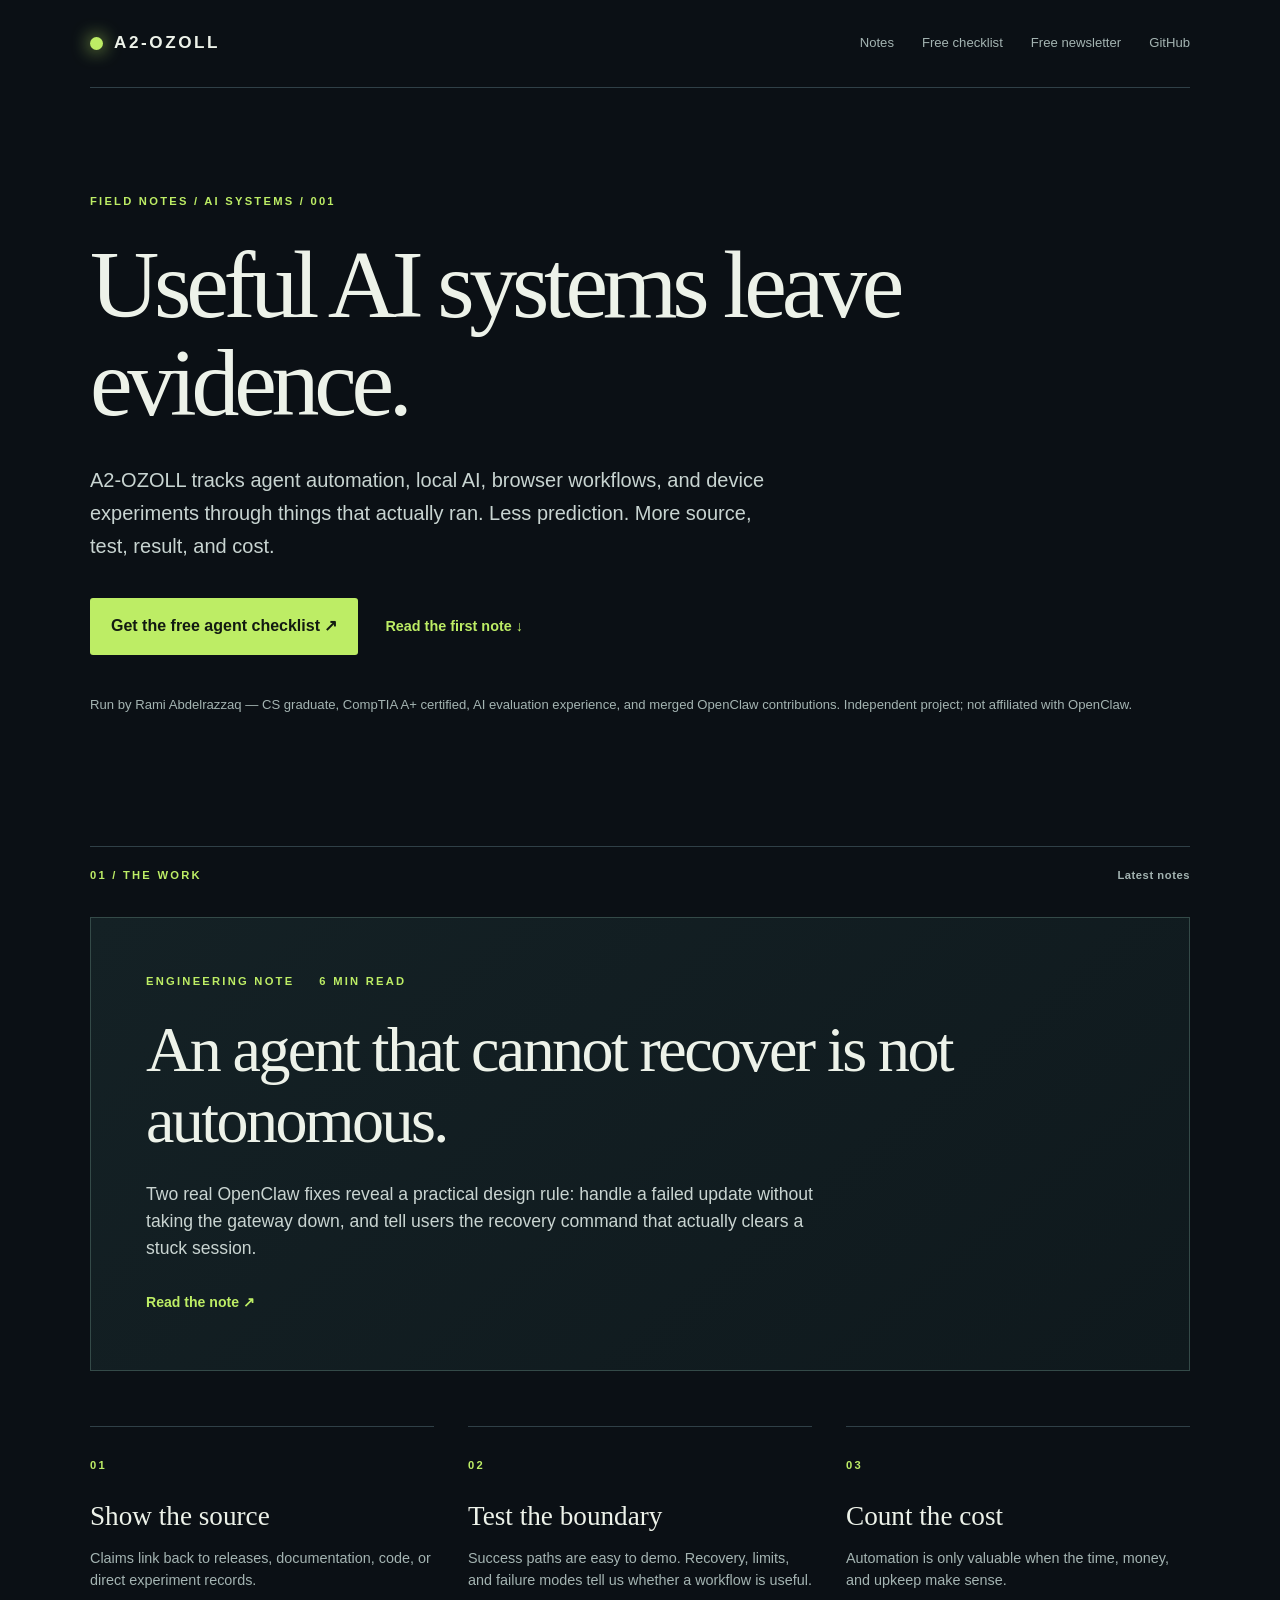
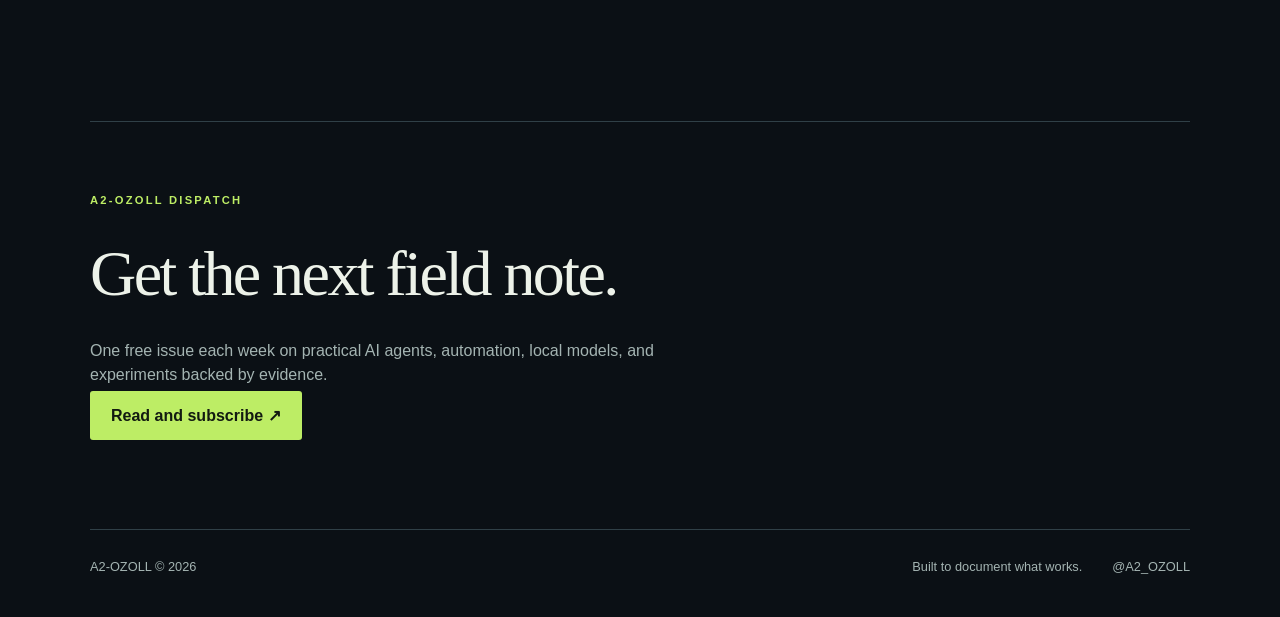
<file: index.html>
<!doctype html>
<html lang="en">
<head>
  <meta charset="utf-8">
  <meta name="viewport" content="width=device-width, initial-scale=1">
  <meta name="description" content="A2-OZOLL documents practical AI agents, automation, failure recovery, and real device experiments. Run by Rami Abdelrazzaq.">
  <title>A2-OZOLL — Field notes on working AI systems</title>
  <link rel="stylesheet" href="style.css">
</head>
<body>
  <header class="wrap masthead">
    <a class="brand" href="./" aria-label="A2-OZOLL home"><span class="signal" aria-hidden="true"></span>A2-OZOLL</a>
    <nav aria-label="Main navigation"><a href="#notes">Notes</a><a href="checklist.html">Free checklist</a><a href="https://a2ozoll.substack.com/">Free newsletter</a><a href="https://github.com/RamiNoodle733">GitHub</a></nav>
  </header>
  <main>
    <section class="hero wrap">
      <p class="eyebrow">FIELD NOTES / AI SYSTEMS / 001</p>
      <h1>Useful AI systems leave evidence.</h1>
      <p class="lead">A2-OZOLL tracks agent automation, local AI, browser workflows, and device experiments through things that actually ran. Less prediction. More source, test, result, and cost.</p>
      <div class="actions"><a class="button" href="checklist.html">Get the free agent checklist <span aria-hidden="true">↗</span></a><a class="quiet" href="#notes">Read the first note ↓</a></div>
      <p class="byline">Run by Rami Abdelrazzaq — CS graduate, CompTIA A+ certified, AI evaluation experience, and merged OpenClaw contributions. Independent project; not affiliated with OpenClaw.</p>
    </section>
    <section class="grid-section wrap" id="notes">
      <div class="section-label"><span>01 / THE WORK</span><span>Latest notes</span></div>
      <article class="feature">
        <div class="feature-meta"><span>ENGINEERING NOTE</span><span>6 MIN READ</span></div>
        <h2><a href="notes/recovery-is-a-feature.html">An agent that cannot recover is not autonomous.</a></h2>
        <p>Two real OpenClaw fixes reveal a practical design rule: handle a failed update without taking the gateway down, and tell users the recovery command that actually clears a stuck session.</p>
        <a class="read-link" href="notes/recovery-is-a-feature.html">Read the note <span aria-hidden="true">↗</span></a>
      </article>
      <div class="principles">
        <div><span class="number">01</span><h3>Show the source</h3><p>Claims link back to releases, documentation, code, or direct experiment records.</p></div>
        <div><span class="number">02</span><h3>Test the boundary</h3><p>Success paths are easy to demo. Recovery, limits, and failure modes tell us whether a workflow is useful.</p></div>
        <div><span class="number">03</span><h3>Count the cost</h3><p>Automation is only valuable when the time, money, and upkeep make sense.</p></div>
      </div>
    </section>
    <section class="closing wrap"><p class="eyebrow">A2-OZOLL DISPATCH</p><h2>Get the next field note.</h2><p>One free issue each week on practical AI agents, automation, local models, and experiments backed by evidence.</p><a class="button" href="https://a2ozoll.substack.com/">Read and subscribe <span aria-hidden="true">↗</span></a></section>
  </main>
  <footer class="wrap"><span>A2-OZOLL © 2026</span><span>Built to document what works.</span><a href="https://x.com/A2_OZOLL">@A2_OZOLL</a></footer>
</body>
</html>
</file>
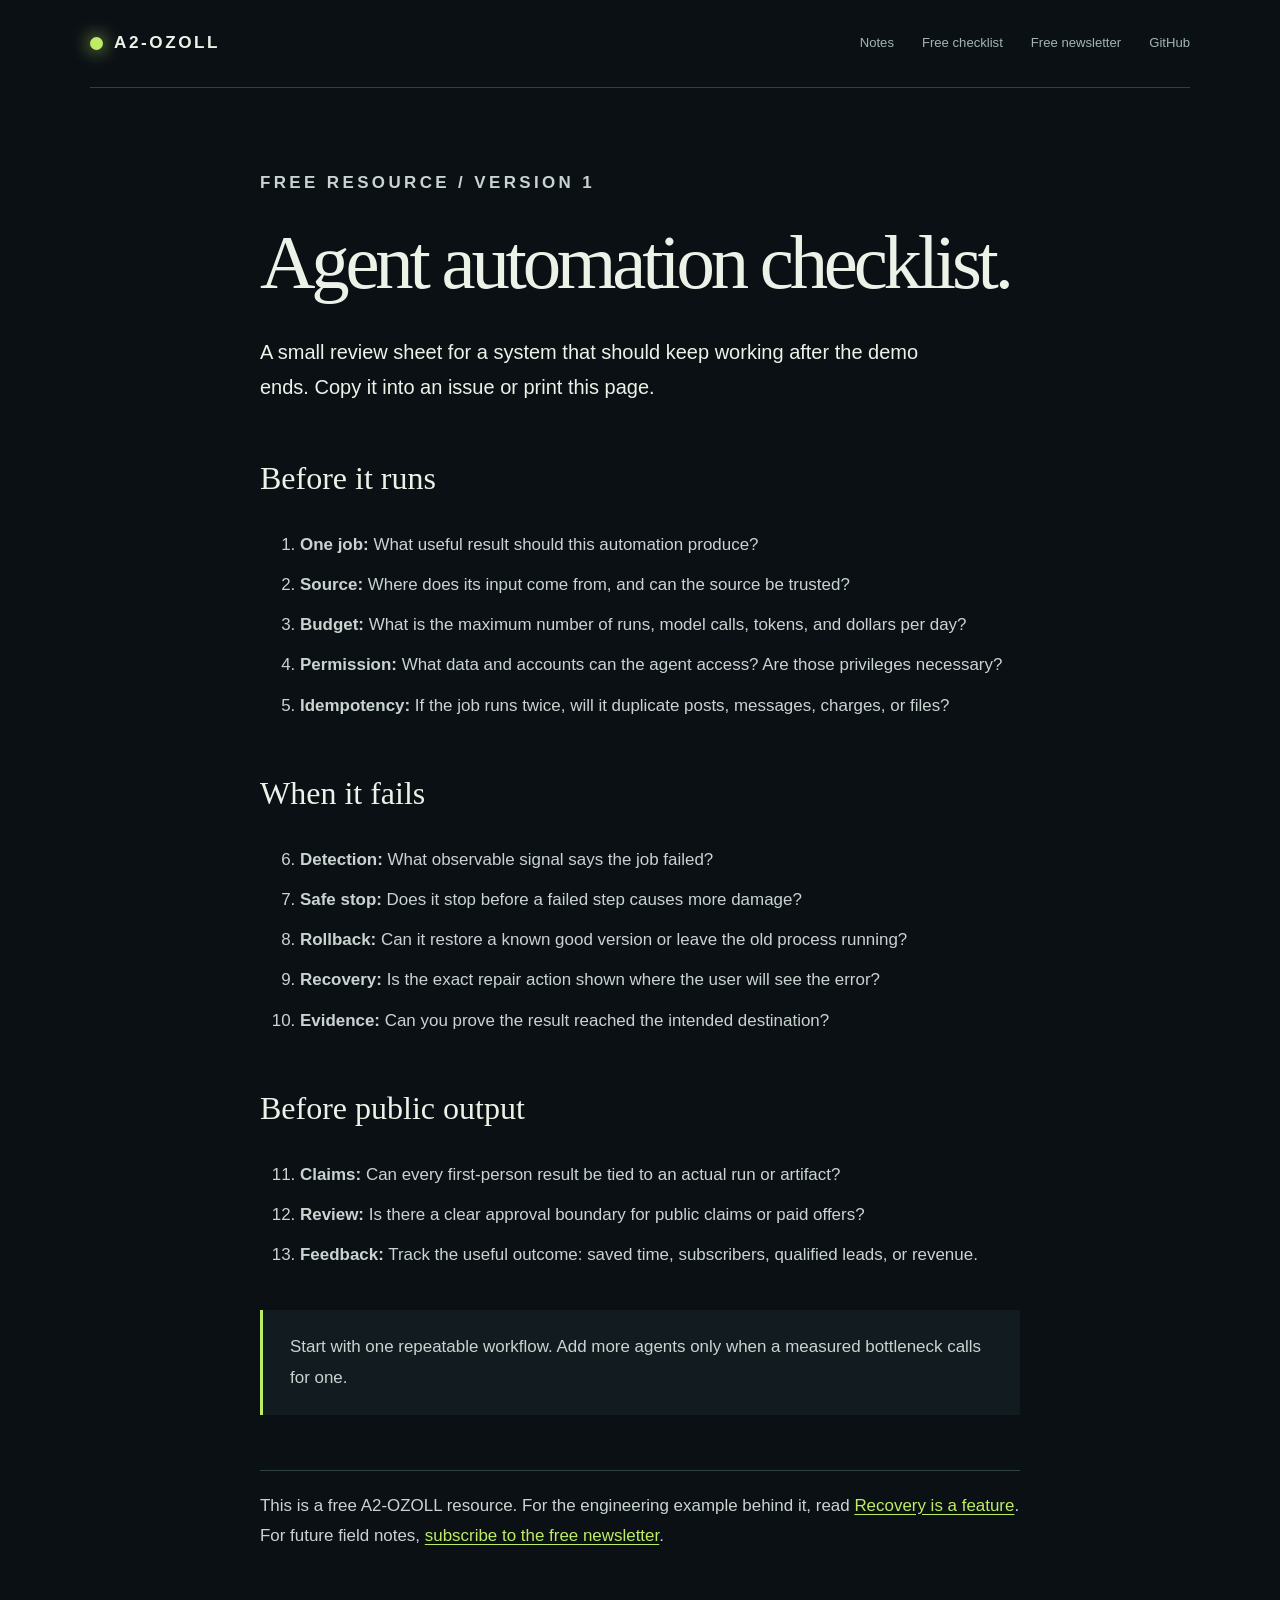
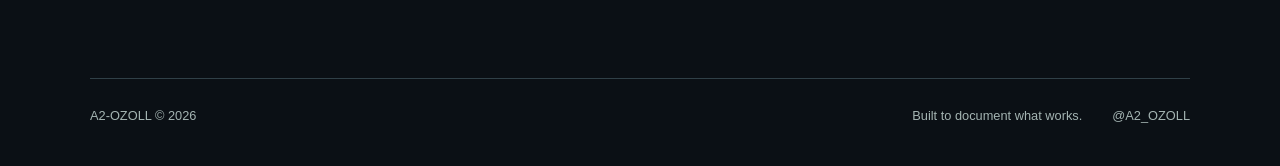
<file: checklist.html>
<!doctype html>
<html lang="en"><head><meta charset="utf-8"><meta name="viewport" content="width=device-width, initial-scale=1"><meta name="description" content="Free checklist for building AI agent automations that survive failures."><title>Agent automation checklist — A2-OZOLL</title><link rel="stylesheet" href="style.css"></head><body>
<header class="wrap masthead"><a class="brand" href="./"><span class="signal" aria-hidden="true"></span>A2-OZOLL</a><nav aria-label="Main navigation"><a href="index.html#notes">Notes</a><a href="checklist.html">Free checklist</a><a href="https://a2ozoll.substack.com/">Free newsletter</a><a href="https://github.com/RamiNoodle733">GitHub</a></nav></header>
<main class="article wrap"><p class="eyebrow">FREE RESOURCE / VERSION 1</p><h1>Agent automation checklist.</h1><p class="lead">A small review sheet for a system that should keep working after the demo ends. Copy it into an issue or print this page.</p>
<h2>Before it runs</h2><ol><li><strong>One job:</strong> What useful result should this automation produce?</li><li><strong>Source:</strong> Where does its input come from, and can the source be trusted?</li><li><strong>Budget:</strong> What is the maximum number of runs, model calls, tokens, and dollars per day?</li><li><strong>Permission:</strong> What data and accounts can the agent access? Are those privileges necessary?</li><li><strong>Idempotency:</strong> If the job runs twice, will it duplicate posts, messages, charges, or files?</li></ol>
<h2>When it fails</h2><ol start="6"><li><strong>Detection:</strong> What observable signal says the job failed?</li><li><strong>Safe stop:</strong> Does it stop before a failed step causes more damage?</li><li><strong>Rollback:</strong> Can it restore a known good version or leave the old process running?</li><li><strong>Recovery:</strong> Is the exact repair action shown where the user will see the error?</li><li><strong>Evidence:</strong> Can you prove the result reached the intended destination?</li></ol>
<h2>Before public output</h2><ol start="11"><li><strong>Claims:</strong> Can every first-person result be tied to an actual run or artifact?</li><li><strong>Review:</strong> Is there a clear approval boundary for public claims or paid offers?</li><li><strong>Feedback:</strong> Track the useful outcome: saved time, subscribers, qualified leads, or revenue.</li></ol>
<div class="callout"><p>Start with one repeatable workflow. Add more agents only when a measured bottleneck calls for one.</p></div><p class="source-note">This is a free A2-OZOLL resource. For the engineering example behind it, read <a href="notes/recovery-is-a-feature.html">Recovery is a feature</a>. For future field notes, <a href="https://a2ozoll.substack.com/">subscribe to the free newsletter</a>.</p></main><footer class="wrap"><span>A2-OZOLL © 2026</span><span>Built to document what works.</span><a href="https://x.com/A2_OZOLL">@A2_OZOLL</a></footer></body></html>
</file>
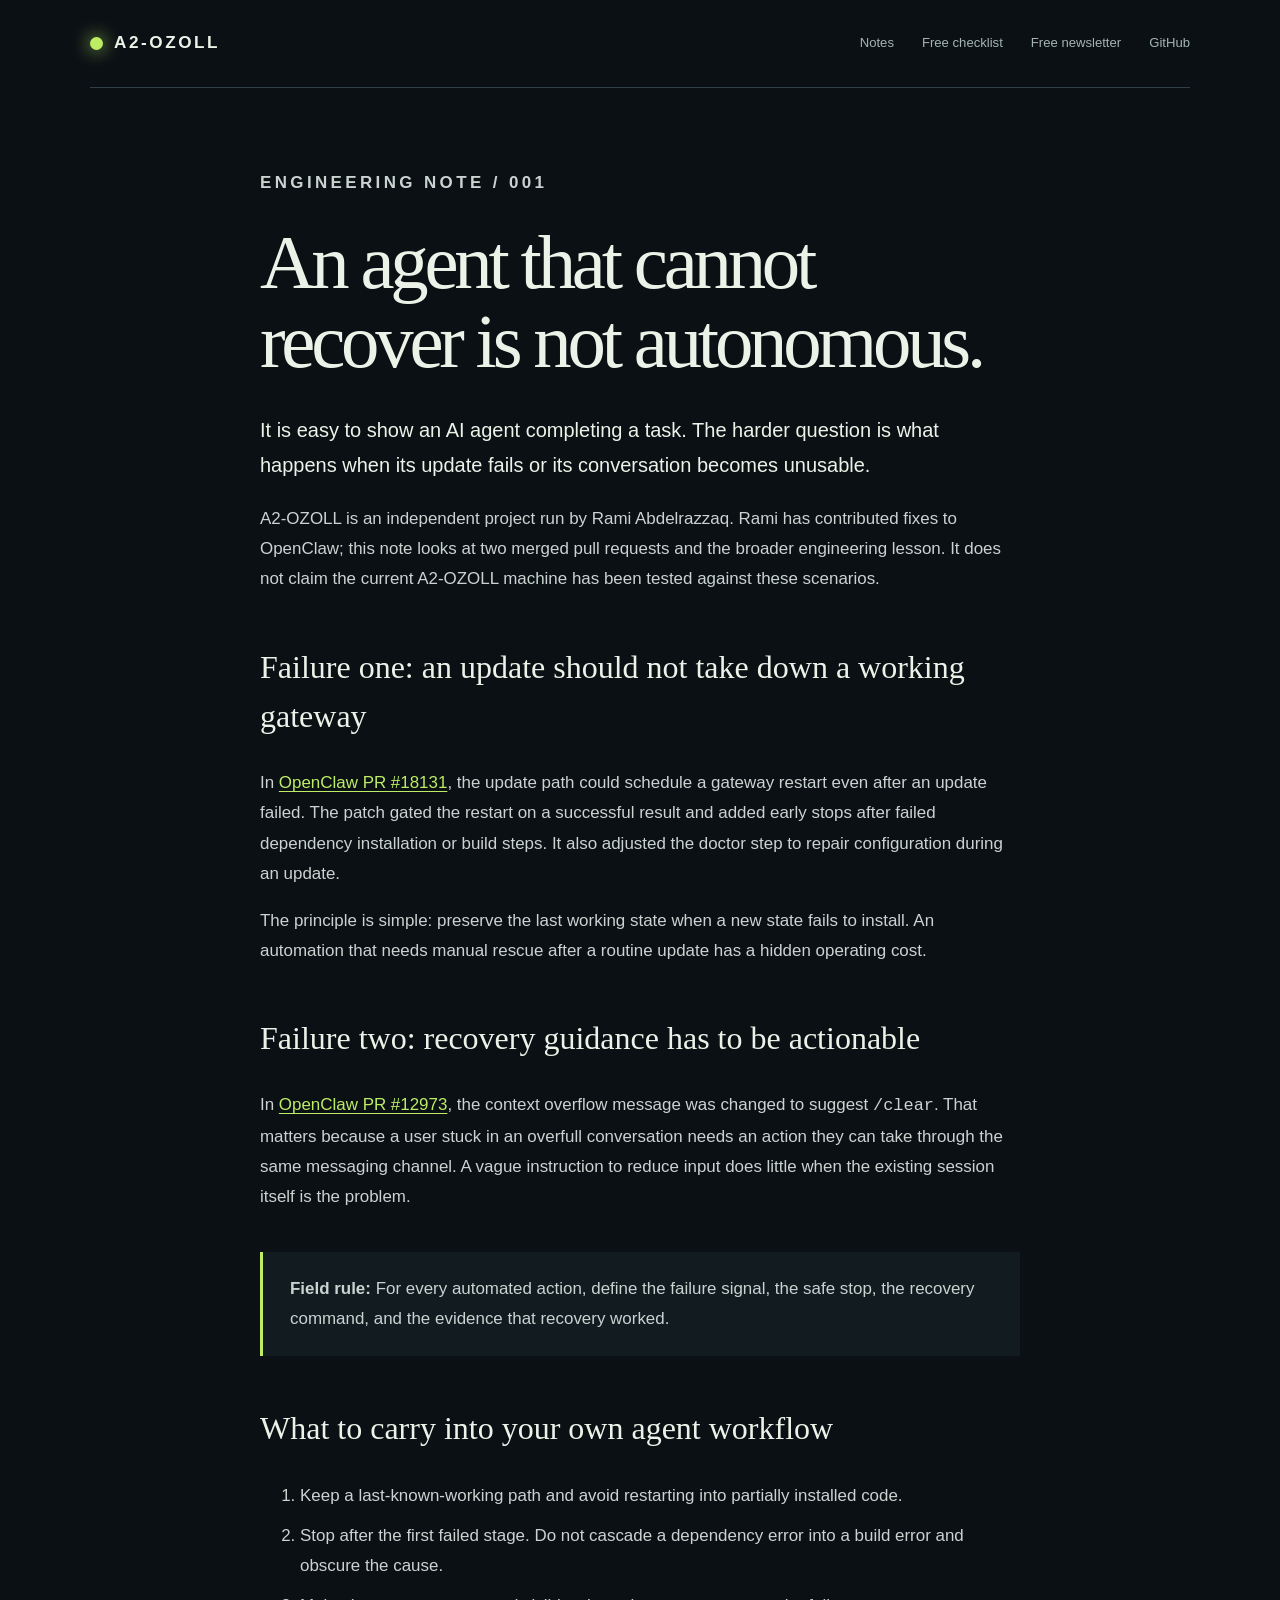
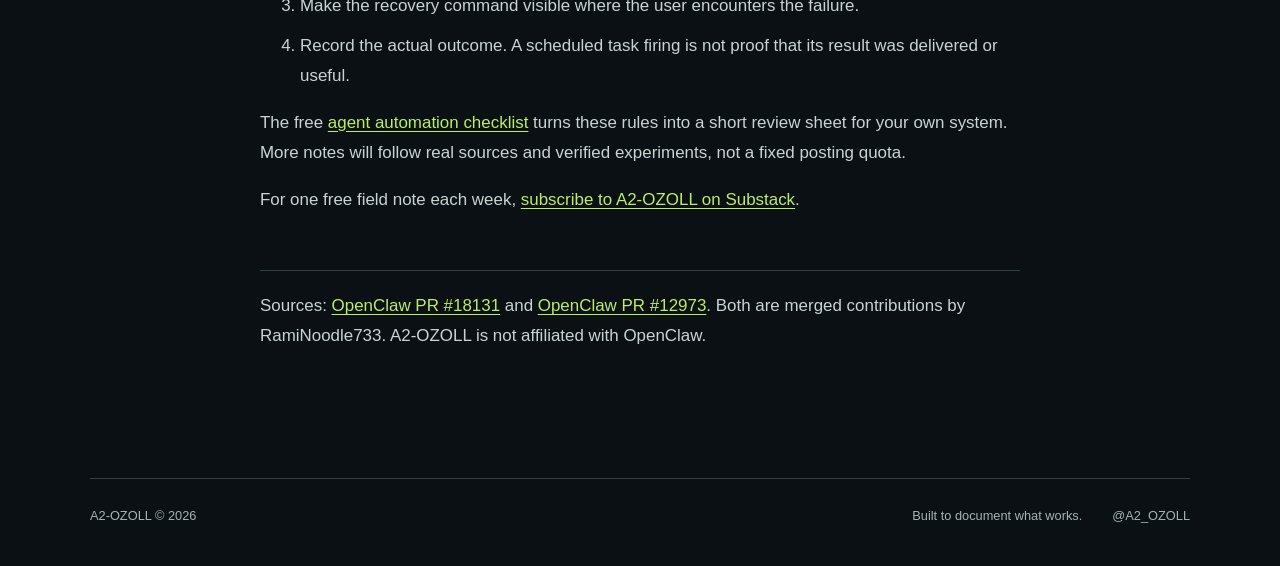
<file: notes/recovery-is-a-feature.html>
<!doctype html>
<html lang="en"><head><meta charset="utf-8"><meta name="viewport" content="width=device-width, initial-scale=1"><meta name="description" content="What two merged OpenClaw fixes teach about agent recovery and automation reliability."><title>Recovery is a feature — A2-OZOLL</title><link rel="stylesheet" href="../style.css"></head><body>
<header class="wrap masthead"><a class="brand" href="../"><span class="signal" aria-hidden="true"></span>A2-OZOLL</a><nav aria-label="Main navigation"><a href="../#notes">Notes</a><a href="../checklist.html">Free checklist</a><a href="https://a2ozoll.substack.com/">Free newsletter</a><a href="https://github.com/RamiNoodle733">GitHub</a></nav></header>
<main class="article wrap">
<p class="eyebrow">ENGINEERING NOTE / 001</p><h1>An agent that cannot recover is not autonomous.</h1>
<p class="lead">It is easy to show an AI agent completing a task. The harder question is what happens when its update fails or its conversation becomes unusable.</p>
<p>A2-OZOLL is an independent project run by Rami Abdelrazzaq. Rami has contributed fixes to OpenClaw; this note looks at two merged pull requests and the broader engineering lesson. It does not claim the current A2-OZOLL machine has been tested against these scenarios.</p>
<h2>Failure one: an update should not take down a working gateway</h2>
<p>In <a href="https://github.com/openclaw/openclaw/pull/18131">OpenClaw PR #18131</a>, the update path could schedule a gateway restart even after an update failed. The patch gated the restart on a successful result and added early stops after failed dependency installation or build steps. It also adjusted the doctor step to repair configuration during an update.</p>
<p>The principle is simple: preserve the last working state when a new state fails to install. An automation that needs manual rescue after a routine update has a hidden operating cost.</p>
<h2>Failure two: recovery guidance has to be actionable</h2>
<p>In <a href="https://github.com/openclaw/openclaw/pull/12973">OpenClaw PR #12973</a>, the context overflow message was changed to suggest <code>/clear</code>. That matters because a user stuck in an overfull conversation needs an action they can take through the same messaging channel. A vague instruction to reduce input does little when the existing session itself is the problem.</p>
<div class="callout"><p><strong>Field rule:</strong> For every automated action, define the failure signal, the safe stop, the recovery command, and the evidence that recovery worked.</p></div>
<h2>What to carry into your own agent workflow</h2>
<ol><li>Keep a last-known-working path and avoid restarting into partially installed code.</li><li>Stop after the first failed stage. Do not cascade a dependency error into a build error and obscure the cause.</li><li>Make the recovery command visible where the user encounters the failure.</li><li>Record the actual outcome. A scheduled task firing is not proof that its result was delivered or useful.</li></ol>
<p>The free <a href="../checklist.html">agent automation checklist</a> turns these rules into a short review sheet for your own system. More notes will follow real sources and verified experiments, not a fixed posting quota.</p>
<p>For one free field note each week, <a href="https://a2ozoll.substack.com/">subscribe to A2-OZOLL on Substack</a>.</p>
<p class="source-note">Sources: <a href="https://github.com/openclaw/openclaw/pull/18131">OpenClaw PR #18131</a> and <a href="https://github.com/openclaw/openclaw/pull/12973">OpenClaw PR #12973</a>. Both are merged contributions by RamiNoodle733. A2-OZOLL is not affiliated with OpenClaw.</p>
</main><footer class="wrap"><span>A2-OZOLL © 2026</span><span>Built to document what works.</span><a href="https://x.com/A2_OZOLL">@A2_OZOLL</a></footer></body></html>
</file>
<file: style.css>
:root{color-scheme:dark;--bg:#0b1015;--panel:#111b20;--line:#304047;--text:#edf2e9;--muted:#a4b4b2;--accent:#bded65;--display:Georgia,'Times New Roman',serif;--sans:Arial,Helvetica,sans-serif}*{box-sizing:border-box}html{scroll-behavior:smooth}body{margin:0;background:var(--bg);color:var(--text);font-family:var(--sans);line-height:1.55}.wrap{width:min(1100px,calc(100% - 48px));margin:auto}a{color:inherit;text-decoration:none}a:hover,a:focus-visible{color:var(--accent)}a:focus-visible{outline:2px solid var(--accent);outline-offset:4px}.masthead{height:88px;display:flex;align-items:center;justify-content:space-between;border-bottom:1px solid var(--line)}.brand{font-weight:800;font-size:1.07rem;letter-spacing:.15em;display:flex;align-items:center;gap:11px}.signal{width:13px;height:13px;border-radius:50%;background:var(--accent);box-shadow:0 0 18px var(--accent)}nav{display:flex;gap:28px;font-size:.82rem;color:var(--muted)}.hero{padding:105px 0 118px;max-width:1100px}.eyebrow,.section-label,.feature-meta,.number{font-size:.7rem;letter-spacing:.2em;font-weight:700;color:var(--accent)}h1,h2,h3,p{margin-top:0}h1{font-family:var(--display);font-size:clamp(3.2rem,7.5vw,7.1rem);line-height:1.02;letter-spacing:-.055em;max-width:920px;margin:26px 0 32px;font-weight:500}.lead{max-width:690px;color:#c8d4d1;font-size:1.25rem;line-height:1.65}.actions{display:flex;gap:27px;align-items:center;margin:35px 0 40px;flex-wrap:wrap}.button{background:var(--accent);color:#121a11;padding:16px 21px;font-weight:700;border-radius:3px}.button:hover,.button:focus-visible{background:#dcff92;color:#121a11}.quiet{color:var(--accent);font-weight:700;font-size:.9rem}.byline{color:var(--muted);font-size:.82rem}.grid-section{padding-bottom:115px}.section-label{display:flex;justify-content:space-between;border-top:1px solid var(--line);padding-top:20px}.section-label span:last-child{color:var(--muted);letter-spacing:.05em}.feature{padding:55px;margin-top:32px;background:linear-gradient(140deg,#142125,#0f191d);border:1px solid #344a48}.feature-meta{display:flex;gap:25px}.feature h2{font-family:var(--display);font-size:clamp(2.2rem,5vw,4.4rem);line-height:1.1;letter-spacing:-.04em;font-weight:500;margin:25px 0}.feature p{font-size:1.1rem;color:#c9d4d1;max-width:690px}.read-link{display:inline-block;color:var(--accent);font-size:.88rem;font-weight:700;margin-top:12px}.principles{display:grid;grid-template-columns:repeat(3,1fr);gap:34px;padding-top:55px}.principles>div{border-top:1px solid var(--line);padding-top:25px}.principles h3{font-family:var(--display);font-size:1.7rem;margin:18px 0 10px;font-weight:500}.principles p{color:var(--muted);font-size:.9rem}.closing{border-top:1px solid var(--line);padding-top:70px;padding-bottom:100px}.closing h2{font-family:var(--display);font-size:clamp(2.5rem,5vw,4.5rem);font-weight:500;letter-spacing:-.04em;margin:15px 0}.closing p:not(.eyebrow){max-width:580px;color:var(--muted)}footer{border-top:1px solid var(--line);padding:27px 0 40px;display:flex;gap:30px;color:var(--muted);font-size:.8rem}footer span:nth-child(2){margin-left:auto}.article{max-width:760px;padding-top:80px;padding-bottom:110px}.article h1{font-size:clamp(2.8rem,6vw,5.5rem)}.article h2{font-family:var(--display);font-size:2rem;font-weight:500;margin-top:48px}.article p,.article li{font-size:1.06rem;color:#c9d4d1;line-height:1.78}.article li{margin-bottom:10px}.article a:not(.button){color:var(--accent);text-decoration:underline;text-underline-offset:3px}.article .lead{font-size:1.25rem;color:var(--text)}.callout{border-left:3px solid var(--accent);background:var(--panel);padding:22px 27px;margin:40px 0}.callout p:last-child{margin-bottom:0}.source-note{border-top:1px solid var(--line);margin-top:55px;padding-top:20px;font-size:.85rem;color:var(--muted)}@media(max-width:700px){.wrap{width:min(100% - 32px,1100px)}.masthead{height:74px}.masthead nav{gap:12px;font-size:.72rem}.masthead nav a:first-child{display:none}.hero{padding:72px 0 85px}.lead{font-size:1.08rem}.feature{padding:27px}.principles{grid-template-columns:1fr;gap:10px;padding-top:35px}footer{flex-wrap:wrap}footer span:nth-child(2){margin-left:0}}
</file>
